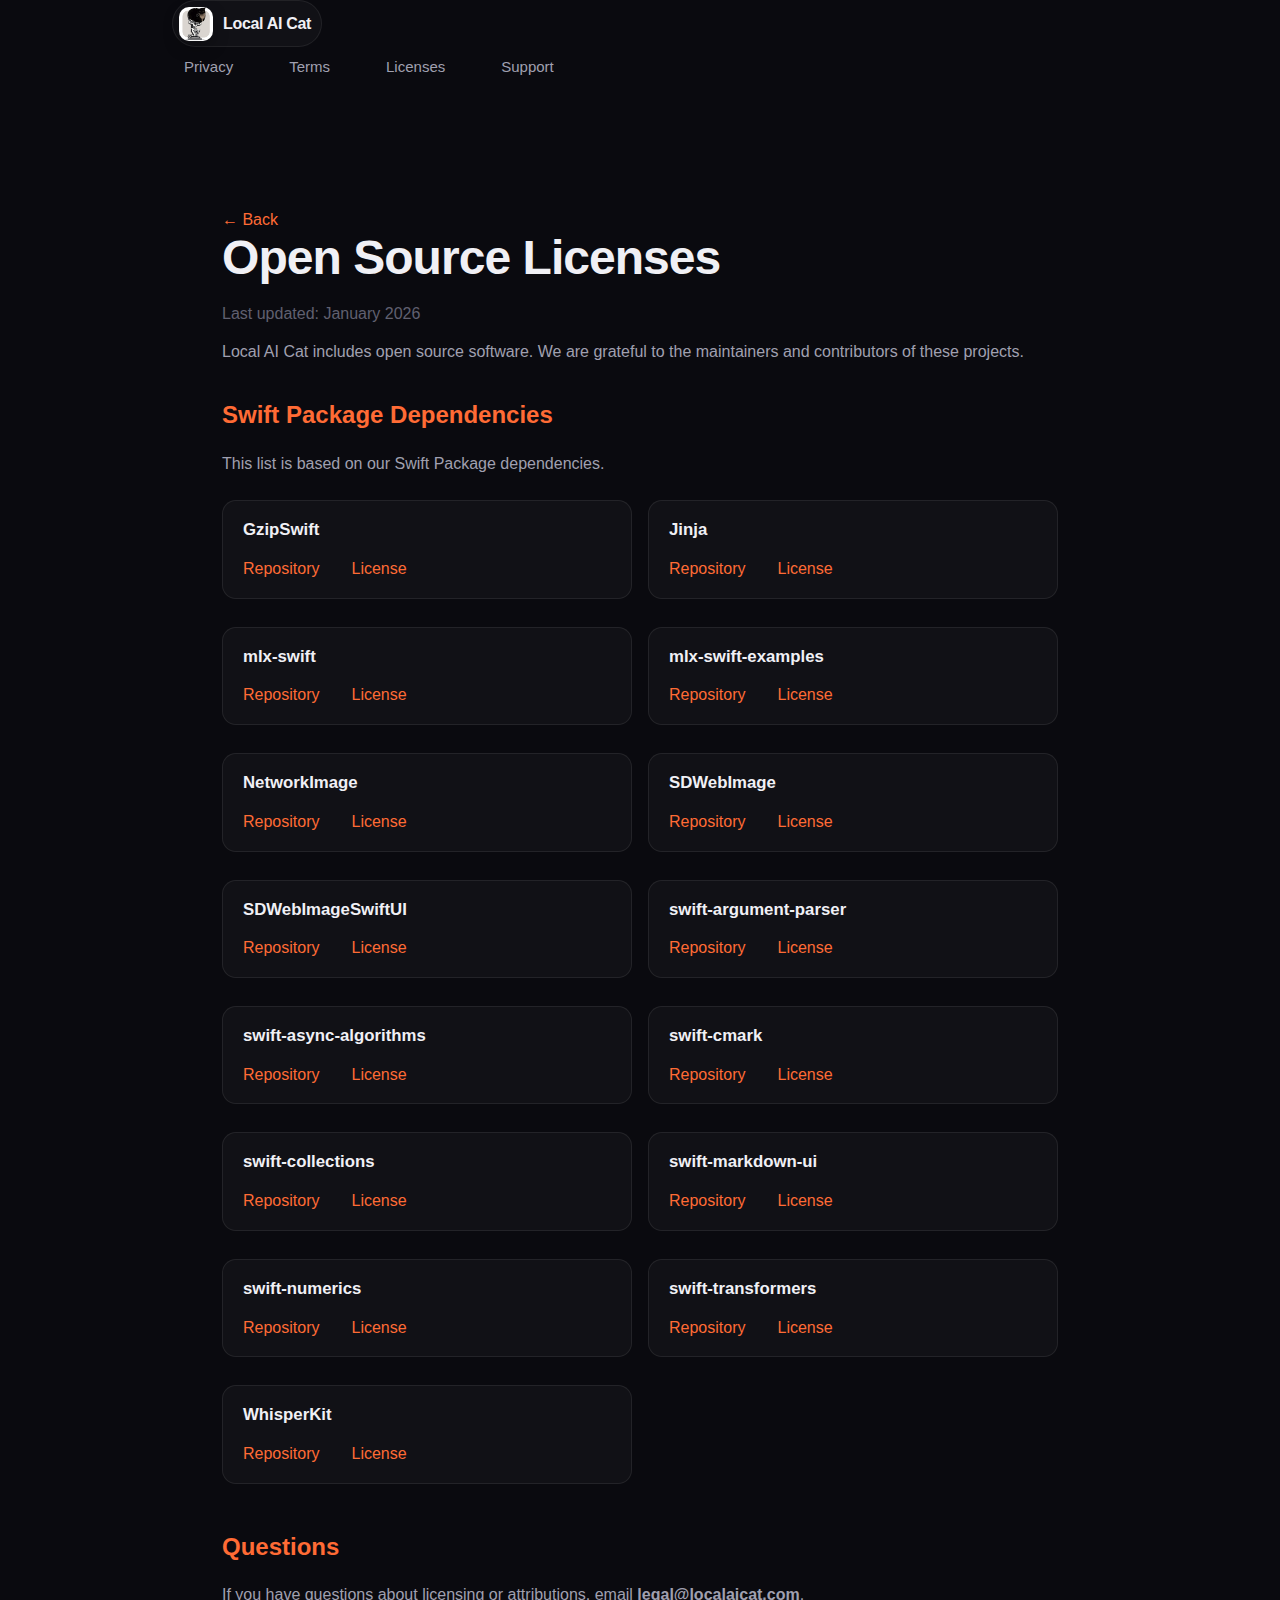
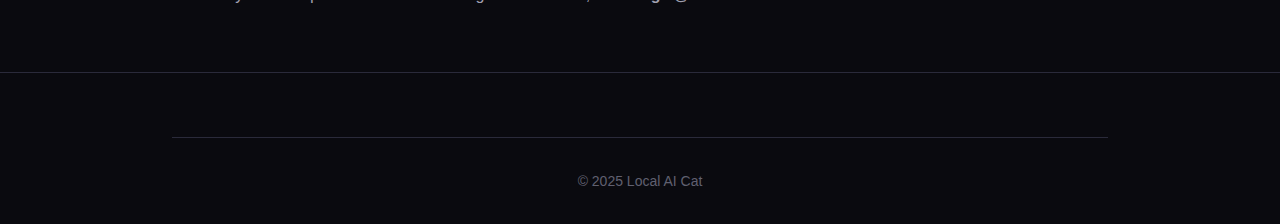
<file: licenses.html>
<!DOCTYPE html>
<html lang="en">
<head>
    <meta charset="UTF-8">
    <meta name="viewport" content="width=device-width, initial-scale=1.0">
    <title>Licenses - Local AI Cat</title>
    <link rel="icon" href="assets/app-icon.png">
    <link rel="stylesheet" href="style.css">
    <style>
        .legal { max-width: 900px; margin: 120px auto 60px; padding: 0 2rem; }
        .legal h1 { font-size: 3rem; margin-bottom: 1rem; }
        .legal h2 { color: var(--orange); margin: 2rem 0 1rem; }
        .legal p, .legal li { color: var(--text-dim); margin-bottom: 0.75rem; }
        .license-list { margin-top: 1.5rem; }
        .license-item { background: rgba(255, 255, 255, 0.03); border: 1px solid rgba(255, 255, 255, 0.08); border-radius: 14px; padding: 1rem 1.25rem; margin-bottom: 0.75rem; }
        .license-item h3 { margin: 0 0 0.25rem; font-size: 1.05rem; color: var(--text); }
        .license-links a { color: var(--orange); margin-right: 1rem; }
    </style>
</head>
<body>
    <nav>
        <div class="container">
            <a href="/" class="logo"><img src="assets/app-icon.png" alt="Local AI Cat"><span>Local AI Cat</span></a>
            <div class="nav-links">
                <a href="privacy.html">Privacy</a>
                <a href="terms.html">Terms</a>
                <a href="licenses.html">Licenses</a>
                <a href="support.html">Support</a>
            </div>
        </div>
    </nav>
    <main class="legal">
        <a href="/" style="color: var(--orange);">← Back</a>
        <h1>Open Source Licenses</h1>
        <p style="color: #606070;">Last updated: January 2026</p>

        <p>Local AI Cat includes open source software. We are grateful to the maintainers and contributors of these projects.</p>

        <h2>Swift Package Dependencies</h2>
        <p>This list is based on our Swift Package dependencies.</p>

        <div class="license-list">
            <div class="license-item">
                <h3>GzipSwift</h3>
                <div class="license-links">
                    <a href="https://github.com/1024jp/GzipSwift">Repository</a>
                    <a href="https://github.com/1024jp/GzipSwift/blob/main/LICENSE">License</a>
                </div>
            </div>
            <div class="license-item">
                <h3>Jinja</h3>
                <div class="license-links">
                    <a href="https://github.com/johnmai-dev/Jinja">Repository</a>
                    <a href="https://github.com/johnmai-dev/Jinja/blob/main/LICENSE">License</a>
                </div>
            </div>
            <div class="license-item">
                <h3>mlx-swift</h3>
                <div class="license-links">
                    <a href="https://github.com/ml-explore/mlx-swift">Repository</a>
                    <a href="https://github.com/ml-explore/mlx-swift/blob/main/LICENSE">License</a>
                </div>
            </div>
            <div class="license-item">
                <h3>mlx-swift-examples</h3>
                <div class="license-links">
                    <a href="https://github.com/ml-explore/mlx-swift-examples">Repository</a>
                    <a href="https://github.com/ml-explore/mlx-swift-examples/blob/main/LICENSE">License</a>
                </div>
            </div>
            <div class="license-item">
                <h3>NetworkImage</h3>
                <div class="license-links">
                    <a href="https://github.com/gonzalezreal/NetworkImage">Repository</a>
                    <a href="https://github.com/gonzalezreal/NetworkImage/blob/main/LICENSE">License</a>
                </div>
            </div>
            <div class="license-item">
                <h3>SDWebImage</h3>
                <div class="license-links">
                    <a href="https://github.com/SDWebImage/SDWebImage">Repository</a>
                    <a href="https://github.com/SDWebImage/SDWebImage/blob/master/LICENSE">License</a>
                </div>
            </div>
            <div class="license-item">
                <h3>SDWebImageSwiftUI</h3>
                <div class="license-links">
                    <a href="https://github.com/SDWebImage/SDWebImageSwiftUI">Repository</a>
                    <a href="https://github.com/SDWebImage/SDWebImageSwiftUI/blob/master/LICENSE">License</a>
                </div>
            </div>
            <div class="license-item">
                <h3>swift-argument-parser</h3>
                <div class="license-links">
                    <a href="https://github.com/apple/swift-argument-parser">Repository</a>
                    <a href="https://github.com/apple/swift-argument-parser/blob/main/LICENSE.txt">License</a>
                </div>
            </div>
            <div class="license-item">
                <h3>swift-async-algorithms</h3>
                <div class="license-links">
                    <a href="https://github.com/apple/swift-async-algorithms">Repository</a>
                    <a href="https://github.com/apple/swift-async-algorithms/blob/main/LICENSE.txt">License</a>
                </div>
            </div>
            <div class="license-item">
                <h3>swift-cmark</h3>
                <div class="license-links">
                    <a href="https://github.com/swiftlang/swift-cmark">Repository</a>
                    <a href="https://github.com/swiftlang/swift-cmark/blob/main/COPYING">License</a>
                </div>
            </div>
            <div class="license-item">
                <h3>swift-collections</h3>
                <div class="license-links">
                    <a href="https://github.com/apple/swift-collections">Repository</a>
                    <a href="https://github.com/apple/swift-collections/blob/main/LICENSE.txt">License</a>
                </div>
            </div>
            <div class="license-item">
                <h3>swift-markdown-ui</h3>
                <div class="license-links">
                    <a href="https://github.com/gonzalezreal/swift-markdown-ui">Repository</a>
                    <a href="https://github.com/gonzalezreal/swift-markdown-ui/blob/main/LICENSE">License</a>
                </div>
            </div>
            <div class="license-item">
                <h3>swift-numerics</h3>
                <div class="license-links">
                    <a href="https://github.com/apple/swift-numerics">Repository</a>
                    <a href="https://github.com/apple/swift-numerics/blob/main/LICENSE.txt">License</a>
                </div>
            </div>
            <div class="license-item">
                <h3>swift-transformers</h3>
                <div class="license-links">
                    <a href="https://github.com/huggingface/swift-transformers">Repository</a>
                    <a href="https://github.com/huggingface/swift-transformers/blob/main/LICENSE">License</a>
                </div>
            </div>
            <div class="license-item">
                <h3>WhisperKit</h3>
                <div class="license-links">
                    <a href="https://github.com/argmaxinc/WhisperKit">Repository</a>
                    <a href="https://github.com/argmaxinc/WhisperKit/blob/main/LICENSE">License</a>
                </div>
            </div>
        </div>

        <h2>Questions</h2>
        <p>If you have questions about licensing or attributions, email <strong>legal@localaicat.com</strong>.</p>
    </main>
    <footer>
        <div class="container">
            <p class="copyright">&copy; 2025 Local AI Cat</p>
        </div>
    </footer>
</body>
</html>
</file>
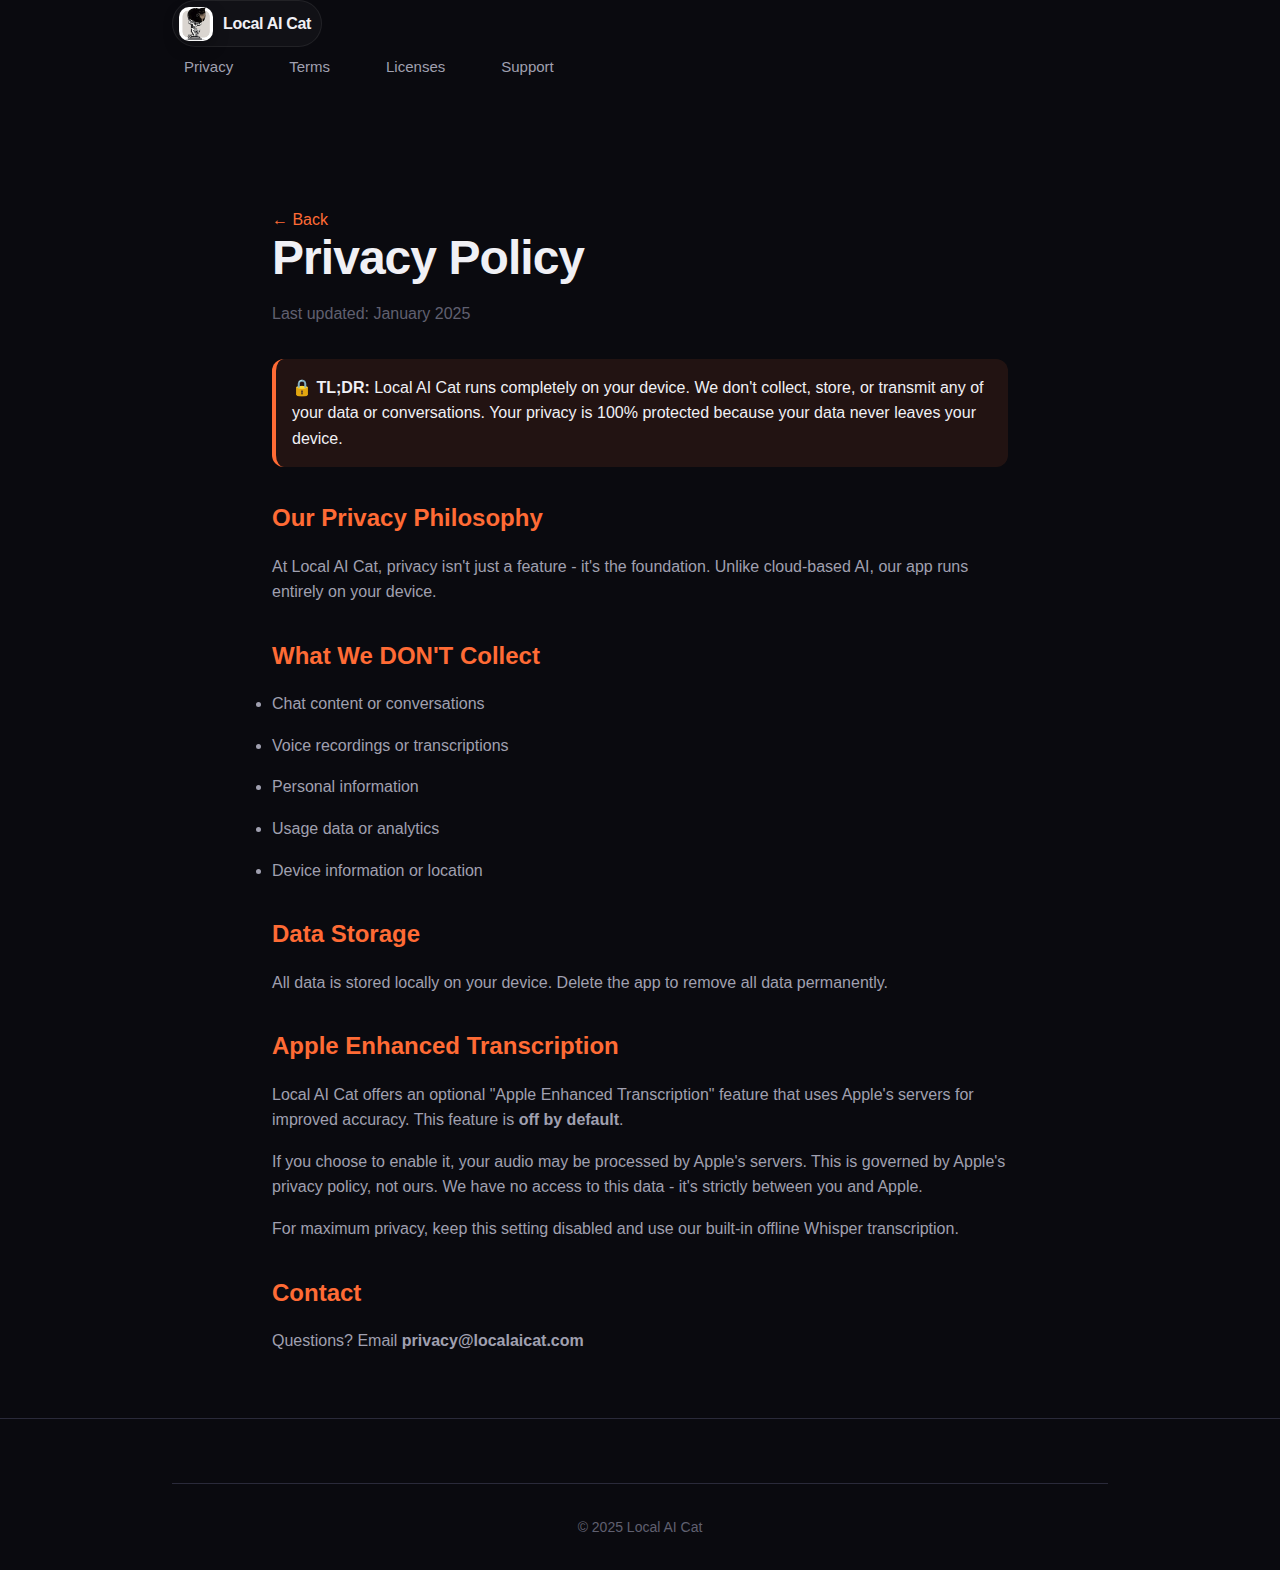
<file: privacy.html>
<!DOCTYPE html>
<html lang="en">
<head>
    <meta charset="UTF-8">
    <meta name="viewport" content="width=device-width, initial-scale=1.0">
    <title>Privacy - Local AI Cat</title>
    <link rel="icon" href="assets/app-icon.png">
    <link rel="stylesheet" href="style.css">
    <style>
        .legal { max-width: 800px; margin: 120px auto 60px; padding: 0 2rem; }
        .legal h1 { font-size: 3rem; margin-bottom: 1rem; }
        .legal h2 { color: var(--orange); margin: 2rem 0 1rem; }
        .legal p, .legal li { color: var(--text-dim); margin-bottom: 1rem; }
        .highlight { background: rgba(255, 107, 53, 0.1); padding: 1rem; border-radius: 12px; border-left: 4px solid var(--orange); margin: 2rem 0; }
    </style>
</head>
<body>
    <nav>
        <div class="container">
            <a href="/" class="logo"><img src="assets/app-icon.png" alt="Local AI Cat"><span>Local AI Cat</span></a>
            <div class="nav-links"><a href="privacy.html">Privacy</a><a href="terms.html">Terms</a><a href="licenses.html">Licenses</a><a href="support.html">Support</a></div>
        </div>
    </nav>
    <main class="legal">
        <a href="/" style="color: var(--orange);">← Back</a>
        <h1>Privacy Policy</h1>
        <p style="color: #606070;">Last updated: January 2025</p>
        
        <div class="highlight">
            <p style="color: var(--text); margin: 0;"><strong>🔒 TL;DR:</strong> Local AI Cat runs completely on your device. We don't collect, store, or transmit any of your data or conversations. Your privacy is 100% protected because your data never leaves your device.</p>
        </div>

        <h2>Our Privacy Philosophy</h2>
        <p>At Local AI Cat, privacy isn't just a feature - it's the foundation. Unlike cloud-based AI, our app runs entirely on your device.</p>
        
        <h2>What We DON'T Collect</h2>
        <ul>
            <li>Chat content or conversations</li>
            <li>Voice recordings or transcriptions</li>
            <li>Personal information</li>
            <li>Usage data or analytics</li>
            <li>Device information or location</li>
        </ul>

        <h2>Data Storage</h2>
        <p>All data is stored locally on your device. Delete the app to remove all data permanently.</p>

        <h2>Apple Enhanced Transcription</h2>
        <p>Local AI Cat offers an optional "Apple Enhanced Transcription" feature that uses Apple's servers for improved accuracy. This feature is <strong>off by default</strong>.</p>
        <p>If you choose to enable it, your audio may be processed by Apple's servers. This is governed by Apple's privacy policy, not ours. We have no access to this data - it's strictly between you and Apple.</p>
        <p>For maximum privacy, keep this setting disabled and use our built-in offline Whisper transcription.</p>

        <h2>Contact</h2>
        <p>Questions? Email <strong>privacy@localaicat.com</strong></p>
    </main>
    <footer>
        <div class="container">
            <p class="copyright">&copy; 2025 Local AI Cat</p>
        </div>
    </footer>
</body>
</html>
</file>
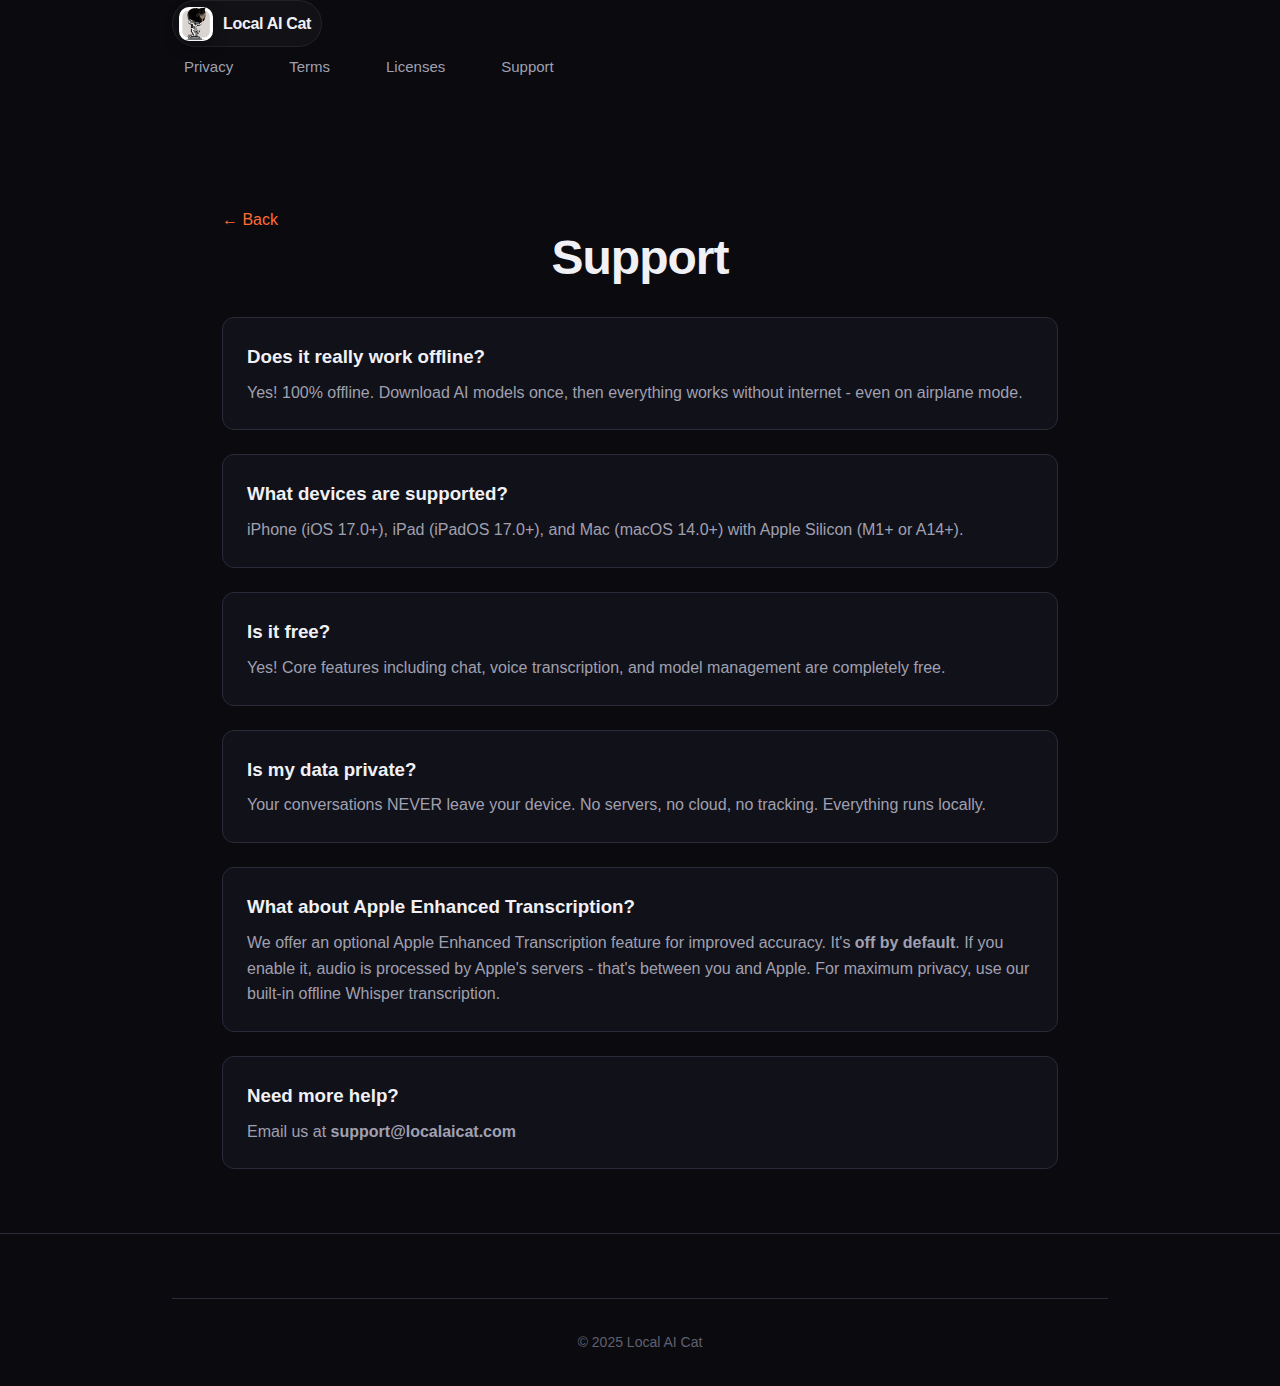
<file: support.html>
<!DOCTYPE html>
<html lang="en">
<head>
    <meta charset="UTF-8">
    <meta name="viewport" content="width=device-width, initial-scale=1.0">
    <title>Support - Local AI Cat</title>
    <link rel="icon" href="assets/app-icon.png">
    <link rel="stylesheet" href="style.css">
    <style>
        .support { max-width: 900px; margin: 120px auto 60px; padding: 0 2rem; }
        .support h1 { font-size: 3rem; margin-bottom: 2rem; text-align: center; }
        .faq { background: rgba(22, 22, 31, 0.6); padding: 1.5rem; border-radius: 12px; border: 1px solid var(--border); margin-bottom: 1.5rem; }
        .faq h3 { margin-bottom: 0.5rem; }
        .faq p { color: var(--text-dim); }
    </style>
</head>
<body>
    <nav>
        <div class="container">
            <a href="/" class="logo"><img src="assets/app-icon.png" alt="Local AI Cat"><span>Local AI Cat</span></a>
            <div class="nav-links"><a href="privacy.html">Privacy</a><a href="terms.html">Terms</a><a href="licenses.html">Licenses</a><a href="support.html">Support</a></div>
        </div>
    </nav>
    <main class="support">
        <a href="/" style="color: var(--orange);">← Back</a>
        <h1>Support</h1>
        
        <div class="faq">
            <h3>Does it really work offline?</h3>
            <p>Yes! 100% offline. Download AI models once, then everything works without internet - even on airplane mode.</p>
        </div>

        <div class="faq">
            <h3>What devices are supported?</h3>
            <p>iPhone (iOS 17.0+), iPad (iPadOS 17.0+), and Mac (macOS 14.0+) with Apple Silicon (M1+ or A14+).</p>
        </div>

        <div class="faq">
            <h3>Is it free?</h3>
            <p>Yes! Core features including chat, voice transcription, and model management are completely free.</p>
        </div>

        <div class="faq">
            <h3>Is my data private?</h3>
            <p>Your conversations NEVER leave your device. No servers, no cloud, no tracking. Everything runs locally.</p>
        </div>

        <div class="faq">
            <h3>What about Apple Enhanced Transcription?</h3>
            <p>We offer an optional Apple Enhanced Transcription feature for improved accuracy. It's <strong>off by default</strong>. If you enable it, audio is processed by Apple's servers - that's between you and Apple. For maximum privacy, use our built-in offline Whisper transcription.</p>
        </div>

        <div class="faq">
            <h3>Need more help?</h3>
            <p>Email us at <strong>support@localaicat.com</strong></p>
        </div>
    </main>
    <footer>
        <div class="container">
            <p class="copyright">&copy; 2025 Local AI Cat</p>
        </div>
    </footer>
</body>
</html>
</file>
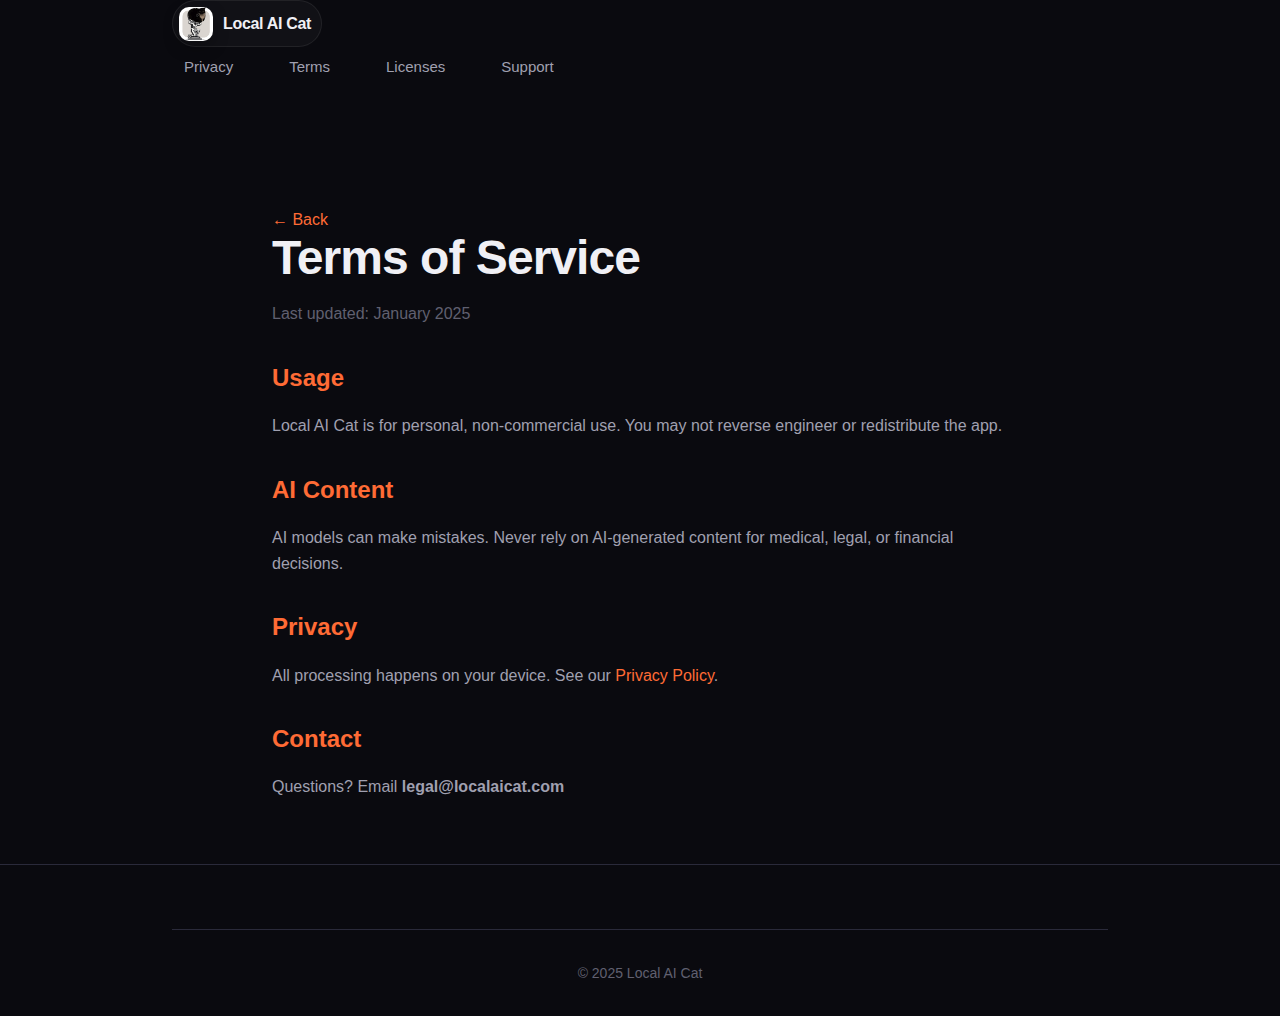
<file: terms.html>
<!DOCTYPE html>
<html lang="en">
<head>
    <meta charset="UTF-8">
    <meta name="viewport" content="width=device-width, initial-scale=1.0">
    <title>Terms - Local AI Cat</title>
    <link rel="icon" href="assets/app-icon.png">
    <link rel="stylesheet" href="style.css">
    <style>
        .legal { max-width: 800px; margin: 120px auto 60px; padding: 0 2rem; }
        .legal h1 { font-size: 3rem; margin-bottom: 1rem; }
        .legal h2 { color: var(--orange); margin: 2rem 0 1rem; }
        .legal p { color: var(--text-dim); margin-bottom: 1rem; }
    </style>
</head>
<body>
    <nav>
        <div class="container">
            <a href="/" class="logo"><img src="assets/app-icon.png" alt="Local AI Cat"><span>Local AI Cat</span></a>
            <div class="nav-links"><a href="privacy.html">Privacy</a><a href="terms.html">Terms</a><a href="licenses.html">Licenses</a><a href="support.html">Support</a></div>
        </div>
    </nav>
    <main class="legal">
        <a href="/" style="color: var(--orange);">← Back</a>
        <h1>Terms of Service</h1>
        <p style="color: #606070;">Last updated: January 2025</p>
        
        <h2>Usage</h2>
        <p>Local AI Cat is for personal, non-commercial use. You may not reverse engineer or redistribute the app.</p>
        
        <h2>AI Content</h2>
        <p>AI models can make mistakes. Never rely on AI-generated content for medical, legal, or financial decisions.</p>
        
        <h2>Privacy</h2>
        <p>All processing happens on your device. See our <a href="privacy.html" style="color: var(--orange);">Privacy Policy</a>.</p>

        <h2>Contact</h2>
        <p>Questions? Email <strong>legal@localaicat.com</strong></p>
    </main>
    <footer>
        <div class="container">
            <p class="copyright">&copy; 2025 Local AI Cat</p>
        </div>
    </footer>
</body>
</html>
</file>
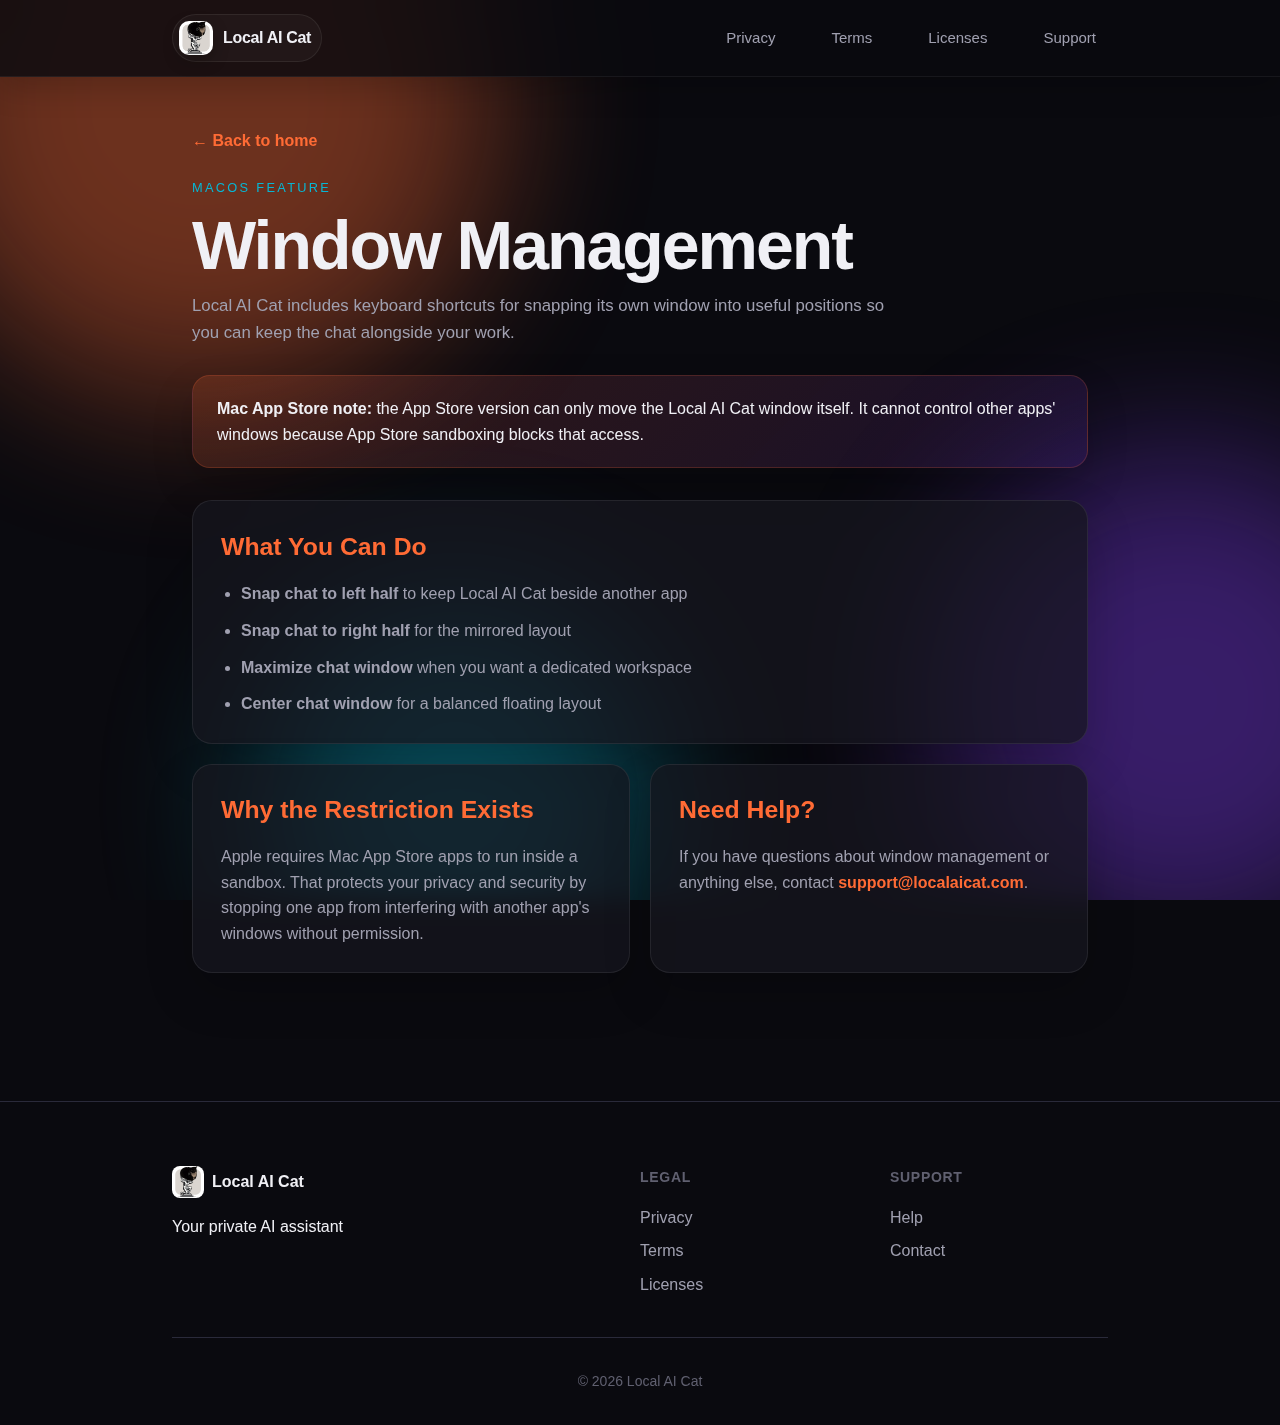
<file: window-management.html>
<!DOCTYPE html>
<html lang="en">
<head>
    <meta charset="UTF-8">
    <meta name="viewport" content="width=device-width, initial-scale=1.0">
    <title>Window Management - Local AI Cat</title>
    <meta name="description" content="Learn about Window Management limitations in the Mac App Store version of Local AI Cat.">
    <link rel="icon" href="assets/app-icon.png">
    <link rel="stylesheet" href="style.css">
</head>
<body>
    <a href="#main" class="skip-link">Skip to content</a>

    <div class="bg-gradient">
        <div class="blob blob-1"></div>
        <div class="blob blob-2"></div>
        <div class="blob blob-3"></div>
    </div>

    <nav class="site-nav">
        <div class="container">
            <a href="/" class="logo"><img src="assets/app-icon.png" alt="Local AI Cat"><span>Local AI Cat</span></a>
            <div class="nav-links"><a href="privacy.html">Privacy</a><a href="terms.html">Terms</a><a href="licenses.html">Licenses</a><a href="support.html">Support</a></div>
        </div>
    </nav>
    <main class="content-page" id="main" tabindex="-1">
        <div class="page-shell">
            <header class="page-hero">
                <a href="/" class="page-back">← Back to home</a>
                <p class="page-kicker">macOS Feature</p>
                <h1 class="page-title">Window Management</h1>
                <p class="page-intro">Local AI Cat includes keyboard shortcuts for snapping its own window into useful positions so you can keep the chat alongside your work.</p>
                <div class="page-callout">
                    <p><strong>Mac App Store note:</strong> the App Store version can only move the Local AI Cat window itself. It cannot control other apps' windows because App Store sandboxing blocks that access.</p>
                </div>
            </header>

            <div class="content-stack">
                <section class="content-card">
                    <h2>What You Can Do</h2>
                    <ul>
                        <li><strong>Snap chat to left half</strong> to keep Local AI Cat beside another app</li>
                        <li><strong>Snap chat to right half</strong> for the mirrored layout</li>
                        <li><strong>Maximize chat window</strong> when you want a dedicated workspace</li>
                        <li><strong>Center chat window</strong> for a balanced floating layout</li>
                    </ul>
                </section>

                <section class="content-grid">
                    <section class="content-card">
                        <h2>Why the Restriction Exists</h2>
                        <p>Apple requires Mac App Store apps to run inside a sandbox. That protects your privacy and security by stopping one app from interfering with another app's windows without permission.</p>
                    </section>

                    <section class="content-card">
                        <h2>Need Help?</h2>
                        <p>If you have questions about window management or anything else, contact <strong><a class="text-link" href="mailto:support@localaicat.com">support@localaicat.com</a></strong>.</p>
                    </section>
                </section>
            </div>
        </div>
    </main>
    <footer>
        <div class="container">
            <div class="footer-grid">
                <div>
                    <div class="footer-logo">
                        <img src="assets/app-icon.png" alt="Local AI Cat">
                        <span>Local AI Cat</span>
                    </div>
                    <p>Your private AI assistant</p>
                </div>
                <nav class="footer-nav" aria-label="Legal">
                    <h4>Legal</h4>
                    <a href="privacy.html">Privacy</a>
                    <a href="terms.html">Terms</a>
                    <a href="licenses.html">Licenses</a>
                </nav>
                <nav class="footer-nav" aria-label="Support">
                    <h4>Support</h4>
                    <a href="support.html">Help</a>
                    <a href="mailto:support@localaicat.com">Contact</a>
                </nav>
            </div>
            <p class="copyright">&copy; 2026 Local AI Cat</p>
        </div>
    </footer>
</body>
</html>
</file>
<file: style.css>
:root {
    --orange: #FF6B35;
    --purple: #7C3AED;
    --cyan: #06B6D4;
    --bg: #0a0a0f;
    --bg-card: #16161f;
    --text: #f0f0f5;
    --text-dim: #a0a0b0;
    --border: #2a2a3a;
}

* { margin: 0; padding: 0; box-sizing: border-box; }
body {
    font-family: -apple-system, BlinkMacSystemFont, sans-serif;
    background: var(--bg);
    color: var(--text);
    line-height: 1.6;
    overflow-x: hidden;
    min-height: 100vh;
    word-wrap: break-word;
    overflow-wrap: break-word;
    -webkit-text-size-adjust: 100%;
}
a { color: inherit; text-decoration: none; }
main:focus { outline: none; }

/* Skip Link for Accessibility */
.skip-link {
    position: absolute;
    top: -50px;
    left: 16px;
    background: var(--orange);
    color: white;
    padding: 8px 16px;
    border-radius: 4px;
    z-index: 1000;
    transition: top 0.3s;
    font-weight: 600;
}
.skip-link:focus {
    top: 16px;
}

/* Focus Styles for Accessibility */
a:focus-visible,
.btn:focus-visible {
    outline: 2px solid var(--orange);
    outline-offset: 2px;
}

.nav-links a:focus-visible {
    outline-offset: 4px;
}

.logo:focus-visible {
    outline: 2px solid var(--orange);
    outline-offset: 4px;
    border-radius: 8px;
}

/* Animated Gradient Blobs */
.bg-gradient {
    position: fixed;
    inset: 0;
    z-index: -1;
    overflow: hidden;
    pointer-events: none;
}

.blob {
    position: absolute;
    border-radius: 50%;
    filter: blur(80px);
    opacity: 0.4;
    animation: float 20s ease-in-out infinite;
}

.blob-1 {
    width: 600px;
    height: 600px;
    background: var(--orange);
    top: -200px;
    left: -100px;
    animation-delay: 0s;
}

.blob-2 {
    width: 500px;
    height: 500px;
    background: var(--purple);
    top: 50%;
    right: -150px;
    animation-delay: -7s;
    animation-duration: 25s;
}

.blob-3 {
    width: 400px;
    height: 400px;
    background: var(--cyan);
    bottom: -100px;
    left: 20%;
    animation-delay: -14s;
    animation-duration: 22s;
}

@keyframes float {
    0%, 100% { transform: translate(0, 0) scale(1); }
    25% { transform: translate(30px, -30px) scale(1.05); }
    50% { transform: translate(-20px, 20px) scale(0.95); }
    75% { transform: translate(20px, 10px) scale(1.02); }
}

/* Container */
.container { max-width: 1000px; margin: 0 auto; padding: 0 2rem; }

/* Nav */
.site-nav { position: fixed; top: 0; width: 100%; z-index: 100; padding: 0.9rem 0; background: rgba(10, 10, 15, 0.82); backdrop-filter: blur(20px); border-bottom: 1px solid rgba(255, 255, 255, 0.06); box-shadow: 0 12px 30px rgba(0, 0, 0, 0.18); }
.site-nav .container { display: flex; justify-content: space-between; align-items: center; }
.logo { display: inline-flex; align-items: center; gap: 0.65rem; font-weight: 700; padding: 0.35rem 0.65rem 0.35rem 0.35rem; border-radius: 999px; background: rgba(255, 255, 255, 0.03); border: 1px solid rgba(255, 255, 255, 0.07); }
.logo img { width: 34px; height: 34px; border-radius: 10px; box-shadow: 0 6px 16px rgba(0, 0, 0, 0.28); }
.logo span { letter-spacing: -0.02em; }
.nav-links { display: flex; gap: 2rem; }
.nav-links a { color: var(--text-dim); font-size: 0.9375rem; transition: color 0.3s, background 0.3s; padding: 0.45rem 0.75rem; border-radius: 999px; }
.nav-links a:hover { color: var(--text); background: rgba(255, 255, 255, 0.05); }
.nav-links a[aria-current="page"] { color: var(--text); background: rgba(255, 107, 53, 0.12); }

/* Hero */
.hero { min-height: 100vh; display: flex; flex-direction: column; align-items: center; justify-content: center; text-align: center; padding: 8rem 2rem; }
.badge { display: inline-flex; align-items: center; gap: 0.5rem; padding: 0.5rem 1rem; background: rgba(255, 107, 53, 0.1); border: 1px solid rgba(255, 107, 53, 0.2); border-radius: 100px; font-size: 0.875rem; margin-bottom: 2rem; }
.dot { width: 8px; height: 8px; background: var(--orange); border-radius: 50%; animation: pulse 2s infinite; }
@keyframes pulse { 0%, 100% { opacity: 1; } 50% { opacity: 0.5; } }
.hero-icon { width: 120px; height: 120px; border-radius: 24px; margin-bottom: 2rem; box-shadow: 0 8px 32px rgba(255, 107, 53, 0.3); }
h1 { font-size: clamp(2.5rem, 8vw, 4.5rem); font-weight: 700; line-height: 1.1; margin-bottom: 1rem; letter-spacing: -0.02em; }
.gradient { background: linear-gradient(135deg, var(--orange), var(--purple)); -webkit-background-clip: text; -webkit-text-fill-color: transparent; background-clip: text; }
.subtitle { font-size: clamp(1.125rem, 3vw, 1.375rem); color: var(--text-dim); max-width: 600px; margin: 0 auto 3rem; }

/* Buttons */
.btn { display: inline-block; padding: 1rem 2rem; background: linear-gradient(135deg, var(--orange), #E85A28); color: white; border-radius: 12px; font-weight: 600; transition: transform 0.3s, box-shadow 0.3s; }
.btn:hover { transform: translateY(-2px); box-shadow: 0 8px 24px rgba(255, 107, 53, 0.4); }
.btn-large { padding: 1rem 3rem; font-size: 1.125rem; }

/* App Store Badge */
.app-store-badge {
    display: inline-block;
    transition: transform 0.3s, opacity 0.3s;
}
.app-store-badge:hover {
    transform: scale(1.05);
    opacity: 0.9;
}
.app-store-badge svg {
    display: block;
}

/* Stats */
.stats { display: flex; gap: 3rem; margin-top: 3rem; flex-wrap: wrap; justify-content: center; }
.stats div { display: flex; flex-direction: column; text-align: center; }
.stats dd { display: block; font-size: 2.5rem; background: linear-gradient(135deg, #FF8A5C, var(--orange)); -webkit-background-clip: text; -webkit-text-fill-color: transparent; background-clip: text; order: -1; margin: 0; }
.stats dt { display: block; font-size: 0.875rem; color: #606070; margin-top: 0.25rem; font-weight: normal; }

/* Features */
.features { padding: 4rem 0; }
.features h2 { font-size: clamp(2rem, 5vw, 3rem); text-align: center; margin-bottom: 3rem; }
.feature-list { max-width: 800px; margin: 0 auto; display: flex; flex-direction: column; gap: 1.5rem; }
.feature { display: flex; gap: 1.5rem; padding: 1.5rem; background: rgba(22, 22, 31, 0.6); backdrop-filter: blur(10px); border: 1px solid var(--border); border-radius: 16px; transition: all 0.3s; }
.feature:hover { border-color: rgba(255, 107, 53, 0.3); transform: translateX(8px); }
.feature .icon { font-size: 2.5rem; flex-shrink: 0; }
.feature h3 { font-size: 1.25rem; margin-bottom: 0.5rem; }
.feature p { color: var(--text-dim); }

/* Download */
.download { padding: 4rem 0; text-align: center; }
.download h2 { font-size: clamp(2rem, 5vw, 3rem); margin-bottom: 1rem; }
.download p { color: var(--text-dim); margin-bottom: 2rem; }

/* Footer */
footer { padding: 4rem 0 2rem; border-top: 1px solid var(--border); margin-top: 4rem; }
.footer-grid { display: grid; grid-template-columns: 2fr 1fr 1fr; gap: 2rem; margin-bottom: 2rem; }
.footer-nav { position: static; width: auto; padding: 0; background: none; backdrop-filter: none; border: 0; }
.footer-logo { display: flex; align-items: center; gap: 0.5rem; font-weight: 600; margin-bottom: 1rem; }
.footer-logo img { width: 32px; height: 32px; border-radius: 8px; }
footer h4 { font-size: 0.875rem; text-transform: uppercase; letter-spacing: 0.05em; margin-bottom: 1rem; color: #606070; }
footer a { display: block; color: var(--text-dim); margin-bottom: 0.5rem; transition: color 0.3s; }
footer a:hover { color: var(--orange); }
.copyright { text-align: center; padding-top: 2rem; border-top: 1px solid var(--border); color: #606070; font-size: 0.875rem; }

/* Content Pages */
.content-page {
    position: relative;
    z-index: 1;
    padding: 8rem 0 4rem;
}

.page-shell {
    max-width: 960px;
    margin: 0 auto;
    padding: 0 2rem;
}

.page-hero {
    margin-bottom: 2rem;
}

.page-back {
    display: inline-flex;
    align-items: center;
    gap: 0.35rem;
    color: var(--orange);
    font-weight: 600;
    margin-bottom: 1.5rem;
}

.page-kicker {
    font-size: 0.8rem;
    text-transform: uppercase;
    letter-spacing: 0.18em;
    color: var(--cyan);
    margin-bottom: 0.75rem;
}

.page-title {
    font-size: clamp(2.5rem, 6vw, 4.25rem);
    line-height: 1.05;
    letter-spacing: -0.03em;
    margin-bottom: 0.75rem;
}

.page-meta {
    color: #7d7d8f;
    margin-bottom: 1.25rem;
}

.page-intro {
    max-width: 700px;
    color: var(--text-dim);
    font-size: 1.05rem;
}

.page-callout {
    margin-top: 1.75rem;
    padding: 1.25rem 1.5rem;
    background: linear-gradient(135deg, rgba(255, 107, 53, 0.16), rgba(124, 58, 237, 0.12));
    border: 1px solid rgba(255, 107, 53, 0.2);
    border-radius: 18px;
    box-shadow: 0 18px 40px rgba(0, 0, 0, 0.18);
}

.page-callout p {
    margin: 0;
    color: var(--text);
}

.content-stack {
    display: flex;
    flex-direction: column;
    gap: 1.25rem;
}

.content-card {
    background: rgba(22, 22, 31, 0.72);
    backdrop-filter: blur(12px);
    border: 1px solid rgba(255, 255, 255, 0.08);
    border-radius: 20px;
    padding: 1.6rem 1.75rem;
    box-shadow: 0 20px 48px rgba(0, 0, 0, 0.2);
}

.content-card h2 {
    color: var(--orange);
    font-size: 1.55rem;
    margin-bottom: 0.9rem;
}

.content-card h3 {
    font-size: 1.08rem;
    margin-bottom: 0.5rem;
}

.content-card p,
.content-card li {
    color: var(--text-dim);
}

.content-card p + p {
    margin-top: 0.85rem;
}

.content-card ul {
    padding-left: 1.25rem;
}

.content-card li + li {
    margin-top: 0.7rem;
}

.content-grid {
    display: grid;
    grid-template-columns: repeat(2, minmax(0, 1fr));
    gap: 1.25rem;
}

.support-grid {
    display: grid;
    grid-template-columns: repeat(2, minmax(0, 1fr));
    gap: 1rem;
}

.faq-card {
    background: rgba(22, 22, 31, 0.72);
    border: 1px solid rgba(255, 255, 255, 0.08);
    border-radius: 18px;
    padding: 1.4rem 1.5rem;
}

.faq-card p {
    color: var(--text-dim);
}

.license-list {
    display: grid;
    grid-template-columns: repeat(2, minmax(0, 1fr));
    gap: 1rem;
}

.license-item {
    background: rgba(255, 255, 255, 0.03);
    border: 1px solid rgba(255, 255, 255, 0.08);
    border-radius: 16px;
    padding: 1rem 1.1rem;
}

.license-item h3 {
    margin-bottom: 0.4rem;
}

.license-links {
    display: flex;
    flex-wrap: wrap;
    gap: 1rem;
    margin-top: 0.75rem;
}

.text-link,
.license-links a {
    color: var(--orange);
}

.mini-note {
    color: #7d7d8f;
    font-size: 0.95rem;
}

@media (max-width: 768px) {
    .site-nav .container { gap: 0.85rem; align-items: stretch; flex-direction: column; }
    .logo { padding-right: 0.55rem; align-self: flex-start; }
    .logo span { font-size: 0.95rem; }
    .nav-links { gap: 0.35rem; flex-wrap: nowrap; justify-content: space-between; }
    .nav-links a { padding: 0.35rem 0.4rem; text-align: center; flex: 1 1 0; font-size: 0.88rem; white-space: nowrap; }
    .footer-grid { grid-template-columns: 1fr; }
    .feature { flex-direction: column; text-align: center; }
    .blob { opacity: 0.3; }
    .content-page { padding-top: 7rem; }
    .page-shell { padding: 0 1.25rem; }
    .content-card { padding: 1.35rem 1.2rem; word-wrap: break-word; overflow-wrap: break-word; }
    .content-card p,
    .content-card li { word-wrap: break-word; overflow-wrap: break-word; hyphens: auto; }
    .page-title { word-wrap: break-word; overflow-wrap: break-word; }
    .page-intro { word-wrap: break-word; overflow-wrap: break-word; }
    .page-callout { word-wrap: break-word; overflow-wrap: break-word; }
    .content-grid,
    .support-grid,
    .license-list { grid-template-columns: 1fr; }
}

/* Extra small screens */
@media (max-width: 400px) {
    .page-shell { padding: 0 1rem; }
    .content-card { padding: 1.1rem 1rem; }
    .nav-links a { font-size: 0.82rem; padding: 0.3rem 0.25rem; }
    .page-title { font-size: 2rem; }
    h1 { font-size: 2rem; }
}

/* Floating Cats */
.floating-cats {
    position: fixed;
    inset: 0;
    z-index: 0;
    pointer-events: none;
    overflow: hidden;
}

.floating-cat {
    position: absolute;
    width: 60px;
    height: auto;
    opacity: 0.2;
}

/* Cat 1: Flies left to right across top */
.floating-cat:nth-child(1) {
    top: 12%;
    animation: fly-right 25s linear infinite;
}

/* Cat 2: Flies right to left across middle */
.floating-cat:nth-child(2) {
    top: 45%;
    animation: fly-left 30s linear infinite;
    animation-delay: -8s;
}

/* Cat 3: Flies left to right across bottom */
.floating-cat:nth-child(3) {
    top: 75%;
    width: 50px;
    animation: fly-right 35s linear infinite;
    animation-delay: -15s;
}

/* Cat 4: Diagonal flight */
.floating-cat:nth-child(4) {
    width: 55px;
    animation: fly-diagonal 28s linear infinite;
    animation-delay: -5s;
}

@keyframes fly-right {
    0% {
        left: -100px;
        transform: scaleX(1) translateY(0) rotate(0deg);
    }
    25% {
        transform: scaleX(1) translateY(-30px) rotate(-3deg);
    }
    50% {
        transform: scaleX(1) translateY(20px) rotate(2deg);
    }
    75% {
        transform: scaleX(1) translateY(-15px) rotate(-2deg);
    }
    100% {
        left: calc(100% + 100px);
        transform: scaleX(1) translateY(0) rotate(0deg);
    }
}

@keyframes fly-left {
    0% {
        right: -100px;
        left: auto;
        transform: scaleX(-1) translateY(0) rotate(0deg);
    }
    25% {
        transform: scaleX(-1) translateY(25px) rotate(3deg);
    }
    50% {
        transform: scaleX(-1) translateY(-20px) rotate(-2deg);
    }
    75% {
        transform: scaleX(-1) translateY(15px) rotate(2deg);
    }
    100% {
        right: calc(100% + 100px);
        left: auto;
        transform: scaleX(-1) translateY(0) rotate(0deg);
    }
}

@keyframes fly-diagonal {
    0% {
        left: -100px;
        top: 80%;
        transform: scaleX(1) rotate(-5deg);
    }
    50% {
        transform: scaleX(1) rotate(5deg);
    }
    100% {
        left: calc(100% + 100px);
        top: 15%;
        transform: scaleX(1) rotate(-5deg);
    }
}

@media (max-width: 768px) {
    .floating-cat {
        width: 40px;
        opacity: 0.15;
    }
    .floating-cat:nth-child(3),
    .floating-cat:nth-child(4) {
        display: none;
    }
}
</file>
